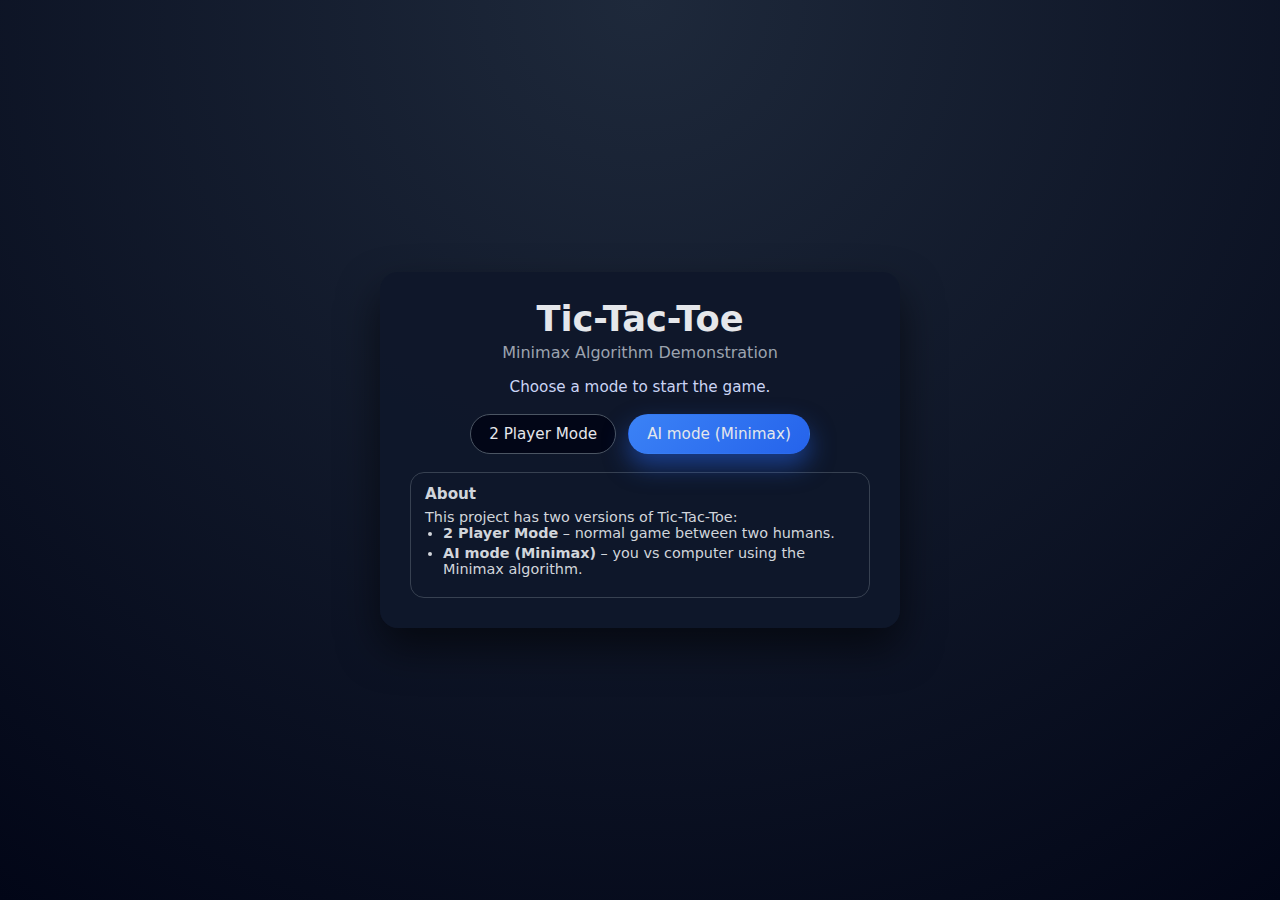
<file: index.html>
<!DOCTYPE html>
<html lang="en">
<head>
  <meta charset="UTF-8">
  <meta name="viewport" content="width=device-width, initial-scale=1.0">
  <title>Tic-Tac-Toe V1</title>
  <link rel="stylesheet" href="home.css">
</head>
<body>
  <div class="container">
    <h1>Tic-Tac-Toe</h1>
    <h2>Minimax Algorithm Demonstration</h2>

    <p class="tagline">
      Choose a mode to start the game.
    </p>

    <div class="buttons">
      <button id="btn-2p" class="mode-btn">2 Player Mode</button>
      <button id="btn-ai" class="mode-btn primary">AI mode (Minimax)</button>
    </div>

    <div class="info-box">
      <h3>About</h3>
      <p>
        This project has two versions of Tic-Tac-Toe:
      </p>
      <ul>
        <li><strong>2 Player Mode</strong> – normal game between two humans.</li>
        <li><strong>AI mode (Minimax)</strong> – you vs computer using the Minimax algorithm.</li>
      </ul>
      <!--<p>
        Minimax makes the AI play optimally.
      </p>-->
    </div>
  </div>

  <script src="home.js"></script>
</body>
</html>
</file>
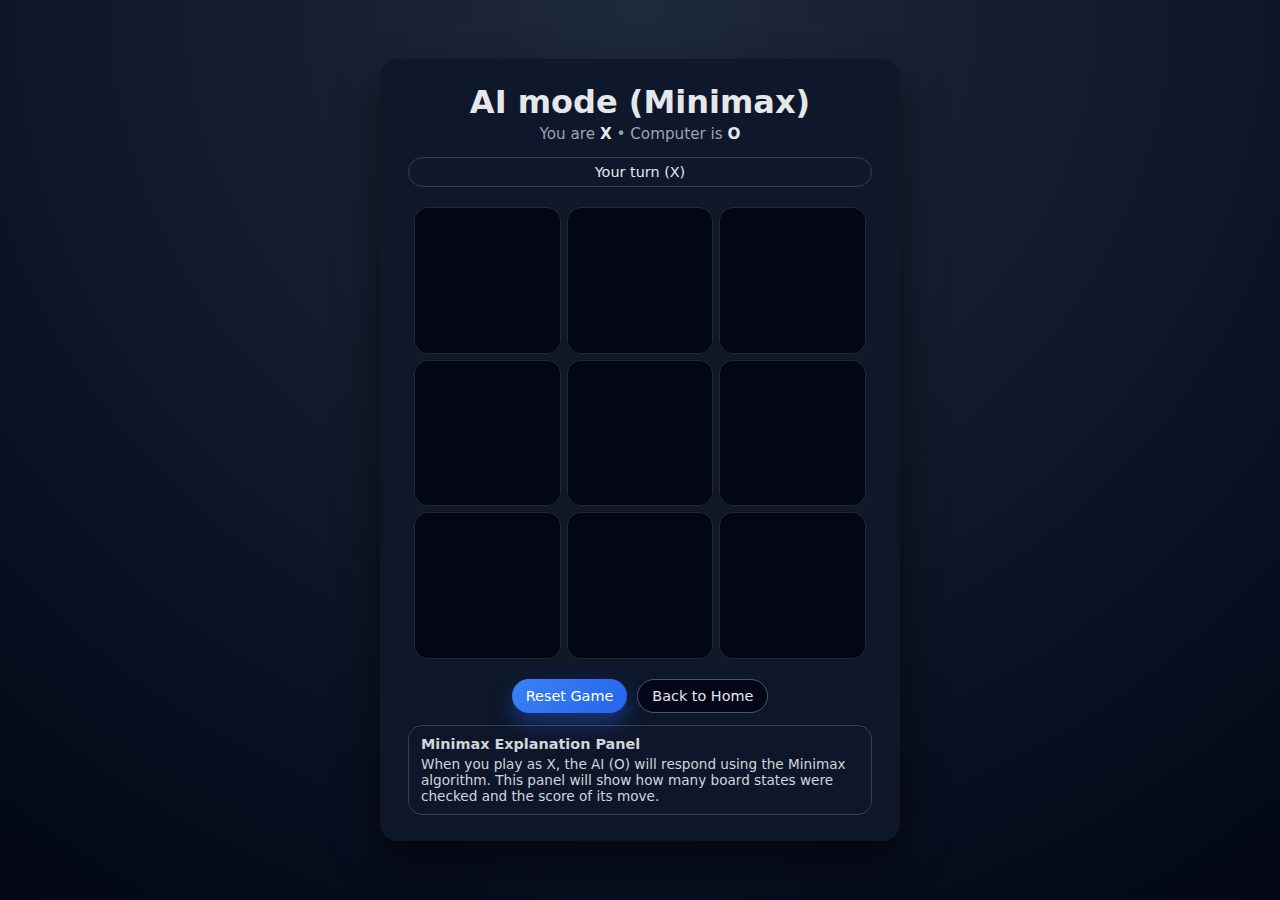
<file: ai-mode.html>
<!DOCTYPE html>
<html lang="en">
<head>
  <meta charset="UTF-8">
  <meta name="viewport" content="width=device-width, initial-scale=1.0">
  <title>Tic-Tac-Toe | Vs AI (Minimax)</title>
  <link rel="stylesheet" href="ai-mode.css">
</head>
<body>
  <div class="container">
    <h1>AI mode (Minimax)</h1>
    <p class="subtitle">You are <strong>X</strong> • Computer is <strong>O</strong></p>

    <div class="status" id="status">Your turn (X)</div>

    <div class="board" id="board">
      <div class="cell" data-index="0"></div>
      <div class="cell" data-index="1"></div>
      <div class="cell" data-index="2"></div>
      <div class="cell" data-index="3"></div>
      <div class="cell" data-index="4"></div>
      <div class="cell" data-index="5"></div>
      <div class="cell" data-index="6"></div>
      <div class="cell" data-index="7"></div>
      <div class="cell" data-index="8"></div>
    </div>

    <div class="controls">
      <button id="reset-btn" class="btn">Reset Game</button>
      <button id="home-btn" class="btn secondary">Back to Home</button>
    </div>

    <div class="info-box">
      <h3>Minimax Explanation Panel</h3>
      <p id="ai-details">
        When you play as X, the AI (O) will respond using the Minimax algorithm.
        This panel will show how many board states were checked and what score
        the AI got for its chosen move.
      </p>
    </div>
  </div>

  <script src="ai-mode.js"></script>
</body>
</html>
</file>
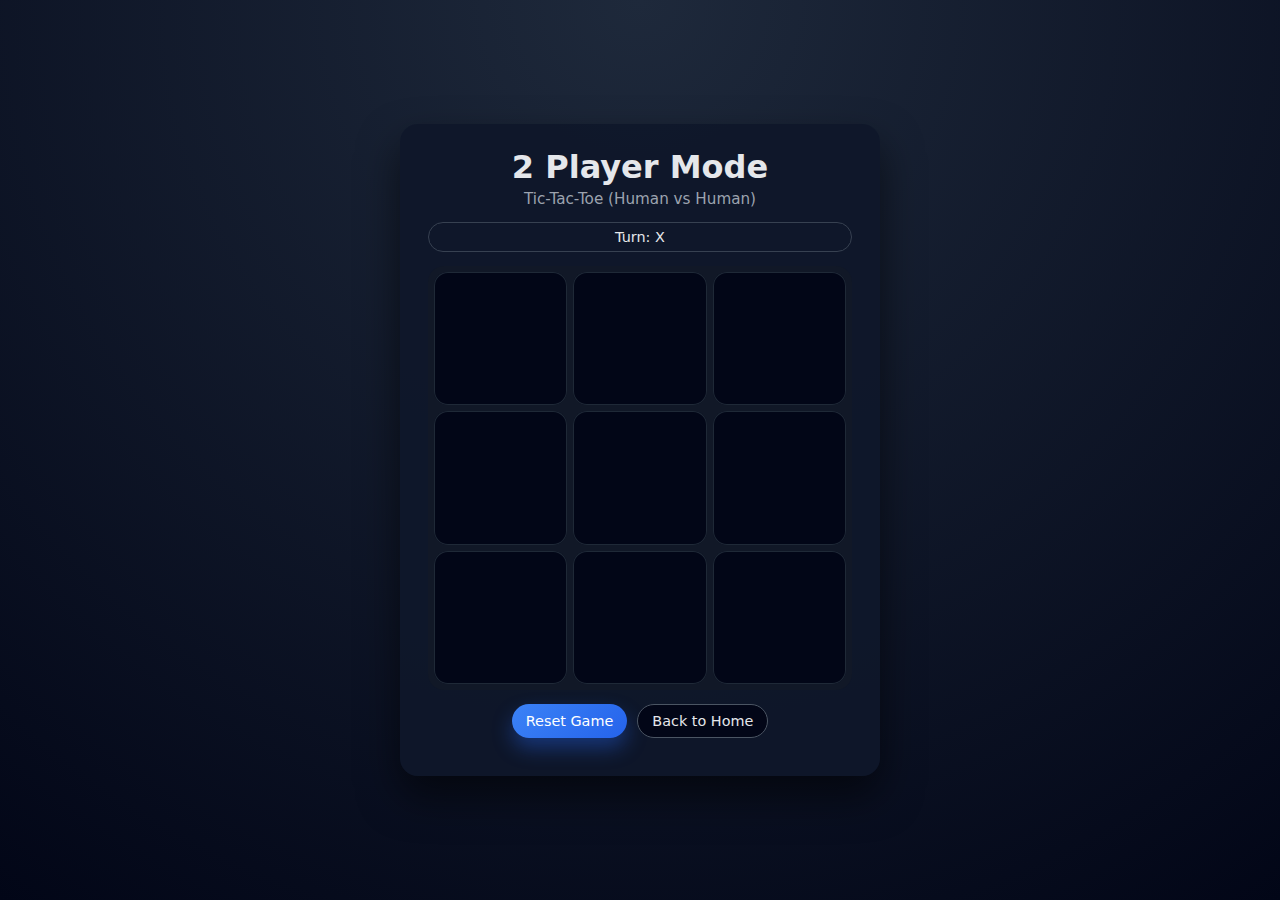
<file: two-player.html>
<!DOCTYPE html>
<html lang="en">
<head>
  <meta charset="UTF-8">
  <meta name="viewport" content="width=device-width, initial-scale=1.0">
  <title>Tic-Tac-Toe | 2 Player Mode</title>
  <link rel="stylesheet" href="two-player.css">
</head>
<body>
  <div class="container">
    <h1>2 Player Mode</h1>
    <p class="subtitle">Tic-Tac-Toe (Human vs Human)</p>

    <div class="status" id="status">Turn: X</div>

    <div class="board" id="board">
      <div class="cell" data-index="0"></div>
      <div class="cell" data-index="1"></div>
      <div class="cell" data-index="2"></div>
      <div class="cell" data-index="3"></div>
      <div class="cell" data-index="4"></div>
      <div class="cell" data-index="5"></div>
      <div class="cell" data-index="6"></div>
      <div class="cell" data-index="7"></div>
      <div class="cell" data-index="8"></div>
    </div>

    <div class="controls">
      <button id="reset-btn" class="btn">Reset Game</button>
      <button id="home-btn" class="btn secondary">Back to Home</button>
    </div>

    <!--<div class="info-box">
      <h3>This Page</h3>
      <p>
        This is a basic implementation of Tic-Tac-Toe without any AI.
        Two players sit at the same computer and click alternately.
      </p>
    </div>-->
  </div>

  <script src="two-player.js"></script>
</body>
</html>
</file>
<file: home.css>
* {
  box-sizing: border-box;
  margin: 0;
  padding: 0;
  font-family: system-ui, -apple-system, BlinkMacSystemFont, "Segoe UI", sans-serif;
}

body {
  min-height: 100vh;
  display: flex;
  align-items: center;
  justify-content: center;
  background: radial-gradient(circle at top, #1e293b, #020617);
  color: #e5e7eb;
}

.container {
  background: rgba(15, 23, 42, 0.95);
  padding: 26px 30px 30px;
  border-radius: 18px;
  box-shadow: 0 20px 40px rgba(0, 0, 0, 0.55);
  max-width: 520px;
  width: 100%;
  margin: 16px;           /* ⭐ gives breathing room on small screens */
}

h1 {
  text-align: center;
  font-size: 2.2rem;
  margin-bottom: 4px;
}

h2 {
  text-align: center;
  font-size: 1rem;
  font-weight: 400;
  color: #9ca3af;
  margin-bottom: 16px;
}

.tagline {
  text-align: center;
  font-size: 0.95rem;
  color: #cbd5f5;
  margin-bottom: 18px;
}

.buttons {
  display: flex;
  justify-content: center;
  gap: 12px;
  margin-bottom: 18px;
}

.mode-btn {
  padding: 10px 18px;
  border-radius: 999px;
  border: 1px solid #4b5563;
  background: #020617;
  color: #e5e7eb;
  cursor: pointer;
  font-size: 0.95rem;
  font-weight: 500;
  transition: transform 0.1s ease, background 0.2s ease, box-shadow 0.2s ease;
}

.mode-btn.primary {
  background: linear-gradient(135deg, #3b82f6, #2563eb);
  border-color: transparent;
  box-shadow: 0 12px 24px rgba(37, 99, 235, 0.5);
}

.mode-btn:hover {
  transform: translateY(-1px);
  box-shadow: 0 10px 18px rgba(15, 23, 42, 0.7);
}

.info-box {
  margin-top: 4px;
  border-radius: 14px;
  background: rgba(15, 23, 42, 0.95);
  border: 1px solid #374151;
  padding: 12px 14px;
  font-size: 0.9rem;
  color: #d1d5db;
}

.info-box h3 {
  font-size: 0.95rem;
  margin-bottom: 6px;
}

.info-box ul {
  margin-left: 18px;
  margin-bottom: 8px;
}

.info-box li {
  margin-bottom: 4px;
}

/* ✅ Extra tuning for very small screens */
@media (max-width: 480px) {
  .container {
    padding: 20px 16px 22px;
    border-radius: 14px;
    margin: 12px;
  }

  h1 {
    font-size: 1.8rem;
  }

  .buttons {
    flex-direction: column;
  }

  .mode-btn {
    width: 100%;
    text-align: center;
  }
}
</file>
<file: ai-mode.css>
* {
  box-sizing: border-box;
  margin: 0;
  padding: 0;
  font-family: system-ui, -apple-system, BlinkMacSystemFont, "Segoe UI", sans-serif;
}

body {
  min-height: 100vh;
  display: flex;
  align-items: center;
  justify-content: center;
  background: radial-gradient(circle at top, #1e293b, #020617);
  color: #e5e7eb;
}

.container {
  background: rgba(15, 23, 42, 0.95);
  padding: 24px 28px 26px;
  border-radius: 18px;
  box-shadow: 0 20px 40px rgba(0, 0, 0, 0.55);
  max-width: 520px;
  width: 100%;
  margin: 16px;           /* ⭐ space from edges on small screens */
}

h1 {
  text-align: center;
  font-size: 2rem;
  margin-bottom: 4px;
}

.subtitle {
  text-align: center;
  font-size: 0.95rem;
  color: #9ca3af;
  margin-bottom: 14px;
}

.subtitle strong {
  color: #e5e7eb;
}

.status {
  text-align: center;
  margin-bottom: 14px;
  padding: 6px 10px;
  border-radius: 999px;
  background: rgba(15, 23, 42, 0.9);
  border: 1px solid #374151;
  font-size: 0.9rem;
}

.board {
  display: grid;
  grid-template-columns: repeat(3, 1fr);
  gap: 6px;
  background: #111827;
  padding: 6px;
  border-radius: 16px;
  margin-bottom: 14px;
}

/* ⭐ Responsive square cells */
.cell {
  width: 100%;
  aspect-ratio: 1 / 1;       /* keeps each cell perfectly square */
  background: #020617;
  border-radius: 14px;
  display: flex;
  align-items: center;
  justify-content: center;
  font-size: 2.4rem;         /* slightly smaller for mobile */
  font-weight: 700;
  cursor: pointer;
  box-shadow: inset 0 0 0 1px #1f2937;
  transition: background 0.2s ease, transform 0.08s ease, box-shadow 0.2s ease;
}

.cell:hover {
  background: #030712;
  transform: translateY(-1px);
  box-shadow: inset 0 0 0 1px #4b5563;
}

.cell.taken {
  cursor: default;
  box-shadow: inset 0 0 0 1px #374151;
}

.cell.win {
  background: linear-gradient(135deg, #22c55e, #15803d);
  box-shadow: 0 0 20px rgba(34, 197, 94, 0.8);
}

.controls {
  display: flex;
  justify-content: center;
  gap: 10px;
  margin-bottom: 12px;
}

.btn {
  padding: 8px 14px;
  border-radius: 999px;
  border: none;
  cursor: pointer;
  font-size: 0.9rem;
  font-weight: 500;
  transition: transform 0.1s ease, box-shadow 0.1s ease;
}

.btn:hover {
  transform: translateY(-1px);
}

.btn:active {
  transform: translateY(0);
}

.btn {
  background: linear-gradient(135deg, #3b82f6, #2563eb);
  color: #fff;
  box-shadow: 0 10px 20px rgba(37, 99, 235, 0.4);
}

.btn.secondary {
  background: #020617;
  border: 1px solid #4b5563;
  color: #e5e7eb;
  box-shadow: none;
}

.info-box {
  border-radius: 14px;
  background: rgba(15, 23, 42, 0.95);
  border: 1px solid #374151;
  padding: 10px 12px;
  font-size: 0.85rem;
  color: #d1d5db;
}

.info-box h3 {
  font-size: 0.9rem;
  margin-bottom: 4px;
}

/* 📱 Extra tweaks for very small screens */
@media (max-width: 480px) {
  .container {
    padding: 20px 16px 22px;
    border-radius: 14px;
    margin: 12px;
  }

  h1 {
    font-size: 1.7rem;
  }

  .cell {
    font-size: 2rem;
    border-radius: 10px;
  }

  .controls {
    flex-direction: column;
  }

  .btn {
    width: 100%;
    text-align: center;
  }
}
</file>
<file: two-player.css>
* {
  box-sizing: border-box;
  margin: 0;
  padding: 0;
  font-family: system-ui, -apple-system, BlinkMacSystemFont, "Segoe UI", sans-serif;
}

body {
  min-height: 100vh;
  display: flex;
  align-items: center;
  justify-content: center;
  background: radial-gradient(circle at top, #1e293b, #020617);
  color: #e5e7eb;
}

.container {
  background: rgba(15, 23, 42, 0.95);
  padding: 24px 28px 26px;
  border-radius: 18px;
  box-shadow: 0 20px 40px rgba(0, 0, 0, 0.55);
  max-width: 480px;
  width: 100%;
  margin: 16px;           /* space from screen edges on mobiles */
}

h1 {
  text-align: center;
  font-size: 2rem;
  margin-bottom: 4px;
}

.subtitle {
  text-align: center;
  font-size: 0.95rem;
  color: #9ca3af;
  margin-bottom: 14px;
}

.status {
  text-align: center;
  margin-bottom: 14px;
  padding: 6px 10px;
  border-radius: 999px;
  background: rgba(15, 23, 42, 0.9);
  border: 1px solid #374151;
  font-size: 0.9rem;
}

.board {
  display: grid;
  grid-template-columns: repeat(3, 1fr);
  gap: 6px;
  background: #111827;
  padding: 6px;
  border-radius: 16px;
  margin-bottom: 14px;
}

/*  Responsive cells – no fixed px size */
.cell {
  width: 100%;
  aspect-ratio: 1 / 1;       /* keeps each cell square automatically */
  background: #020617;
  border-radius: 14px;
  display: flex;
  align-items: center;
  justify-content: center;
  font-size: 2.4rem;         /* slightly smaller so it fits on small screens */
  font-weight: 700;
  cursor: pointer;
  box-shadow: inset 0 0 0 1px #1f2937;
  transition: background 0.2s ease, transform 0.08s ease, box-shadow 0.2s ease;
}

.cell:hover {
  background: #030712;
  transform: translateY(-1px);
  box-shadow: inset 0 0 0 1px #4b5563;
}

.cell.taken {
  cursor: default;
  box-shadow: inset 0 0 0 1px #374151;
}

.cell.win {
  background: linear-gradient(135deg, #22c55e, #15803d);
  box-shadow: 0 0 20px rgba(34, 197, 94, 0.8);
}

.controls {
  display: flex;
  justify-content: center;
  gap: 10px;
  margin-bottom: 12px;
}

.btn {
  padding: 8px 14px;
  border-radius: 999px;
  border: none;
  cursor: pointer;
  font-size: 0.9rem;
  font-weight: 500;
  transition: transform 0.1s ease, box-shadow 0.1s ease;
}

.btn:hover {
  transform: translateY(-1px);
}

.btn:active {
  transform: translateY(0);
}

.btn {
  background: linear-gradient(135deg, #3b82f6, #2563eb);
  color: #fff;
  box-shadow: 0 10px 20px rgba(37, 99, 235, 0.4);
}

.btn.secondary {
  background: #020617;
  border: 1px solid #4b5563;
  color: #e5e7eb;
  box-shadow: none;
}

.info-box {
  border-radius: 14px;
  background: rgba(15, 23, 42, 0.95);
  border: 1px solid #374151;
  padding: 10px 12px;
  font-size: 0.85rem;
  color: #d1d5db;
}

.info-box h3 {
  font-size: 0.9rem;
  margin-bottom: 4px;
}

/* Extra tweaks for very small screens */
@media (max-width: 480px) {
  .container {
    padding: 20px 16px 22px;
    border-radius: 14px;
    margin: 12px;
  }

  h1 {
    font-size: 1.7rem;
  }

  .cell {
    font-size: 2rem;
    border-radius: 10px;
  }

  .controls {
    flex-direction: column;
  }

  .btn {
    width: 100%;
    text-align: center;
  }
}
</file>
